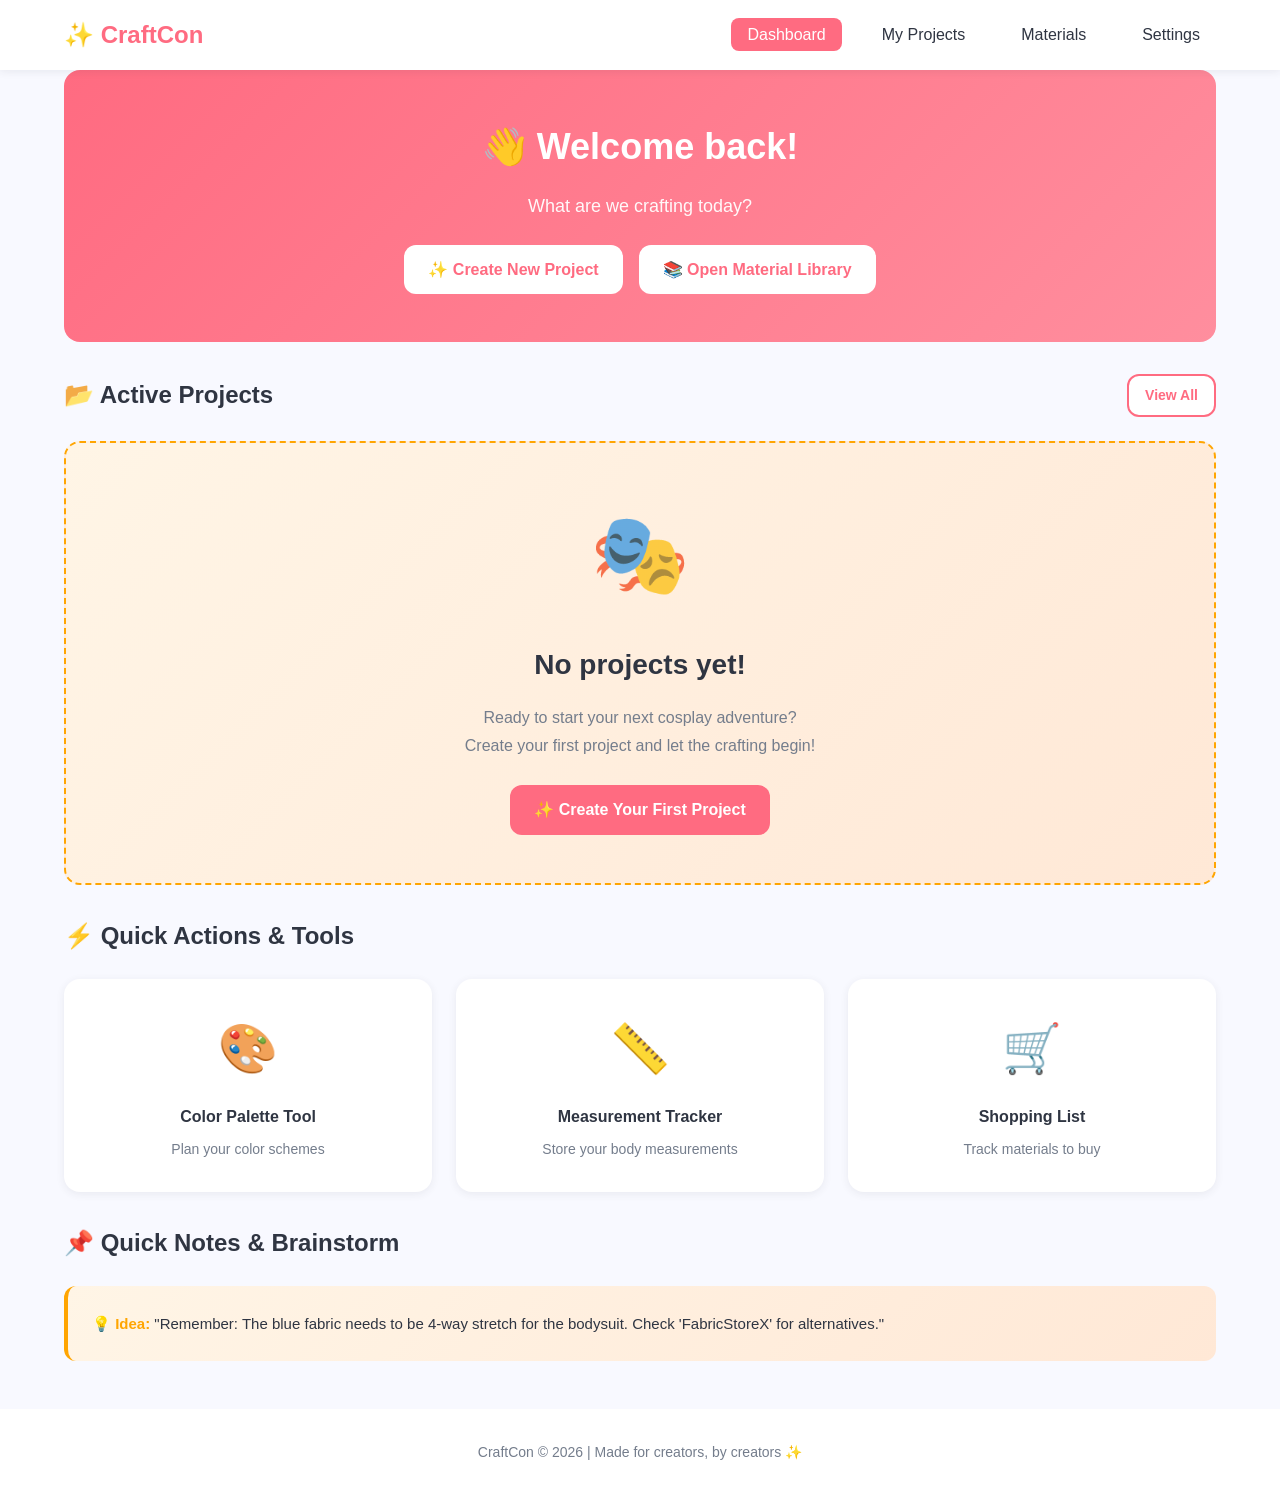
<file: index.html>
<!DOCTYPE html>
<html lang="en">
<head>
    <meta charset="UTF-8">
    <meta http-equiv="refresh" content="0; url=pages/dashboard.html">
    <title>CosplayHub</title>
</head>
<body>
    <p>Redirecting to dashboard...</p>
    <script>window.location.replace('pages/dashboard.html');</script>
</body>
</html>
</file>
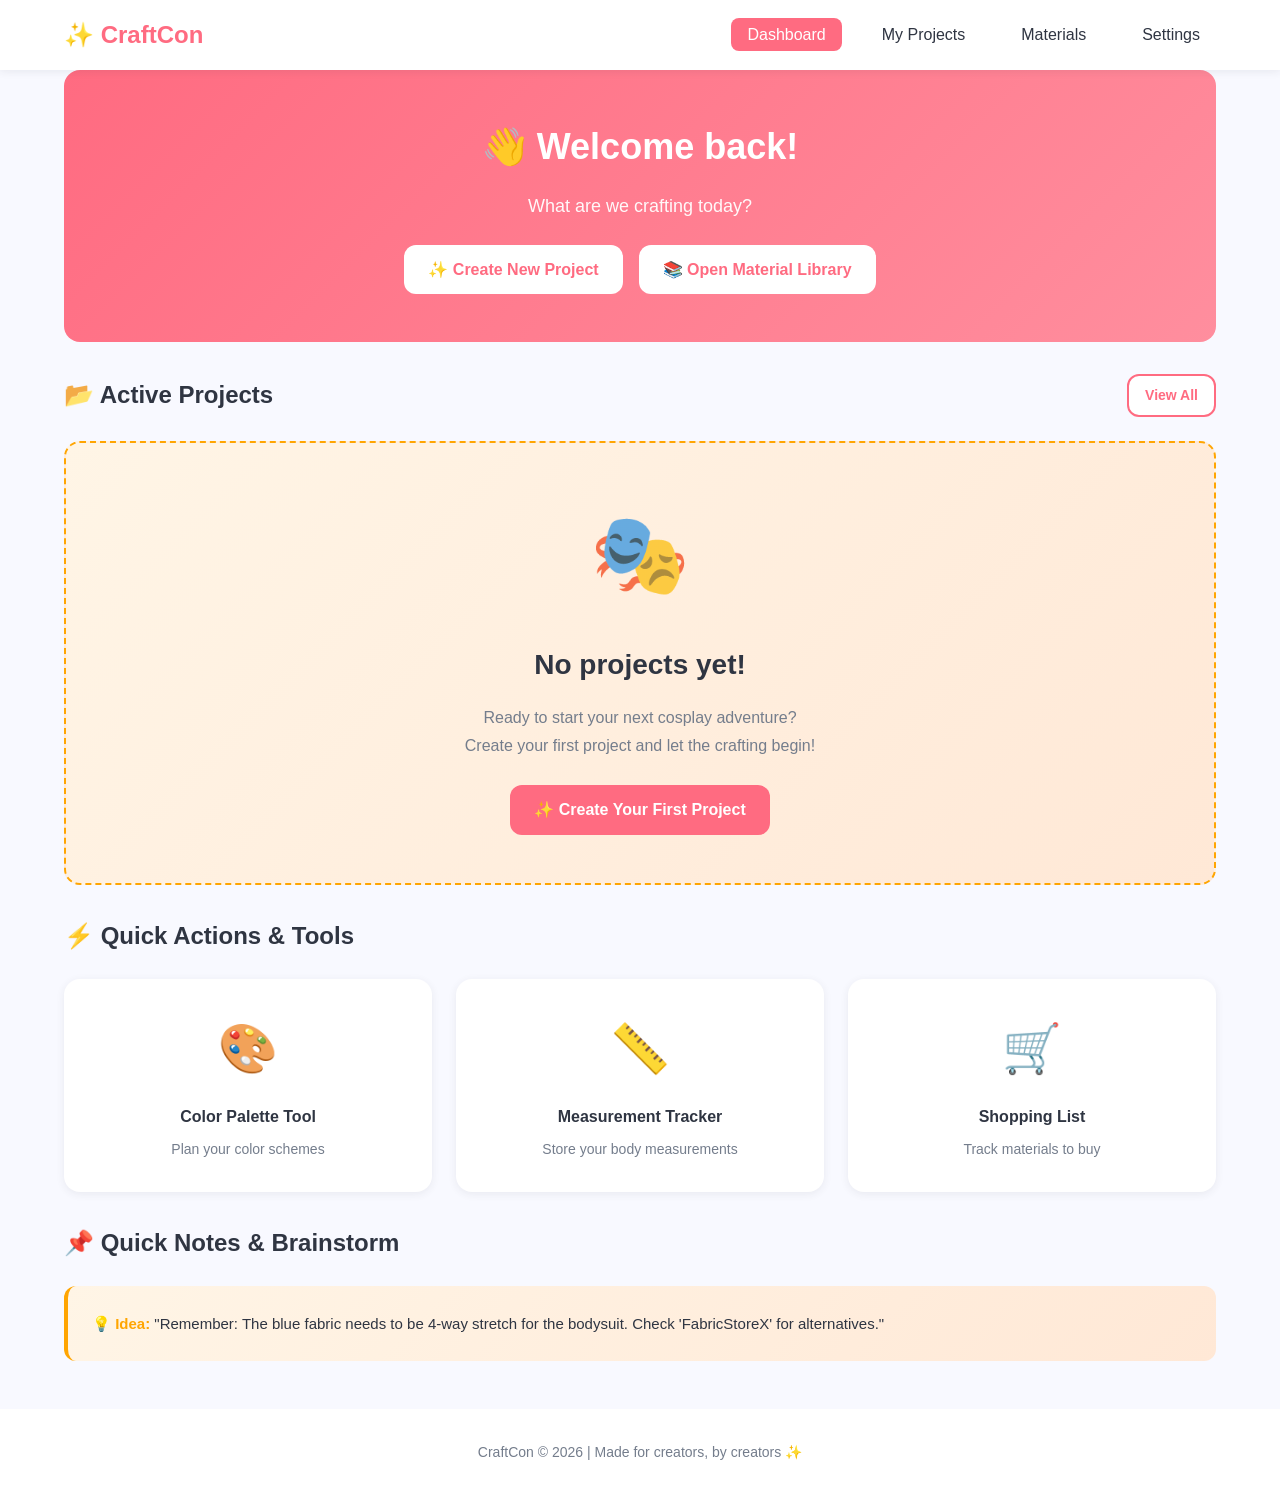
<file: pages/dashboard.html>
<!DOCTYPE html>
<html lang="en">
<head>
    <meta charset="UTF-8">
    <meta name="viewport" content="width=device-width, initial-scale=1.0">
    <title>Dashboard - Cosplay Planner</title>
    <link rel="stylesheet" href="../css/style.css">
    <link rel="stylesheet" href="../css/components.css">
    <link rel="stylesheet" href="../css/dashboard.css">
</head>
<body>
    <nav class="navbar">
        <div class="container">
            <a href="dashboard.html" class="navbar-brand">✨ CraftCon</a>
            <ul class="navbar-menu">
                <li><a href="dashboard.html" class="active">Dashboard</a></li>
                <li><a href="#">My Projects</a></li>
                <li><a href="#">Materials</a></li>
                <li><a href="#">Settings</a></li>

            </ul>
        </div>
    </nav>
    <main class="container">
        <section class="dashboard-hero">
            <h1>👋 Welcome back!</h1>
            <p>What are we crafting today?</p>
            <div class="hero-actions">
                <a href="project-new.html" class="btn">✨ Create New Project</a>
                <a href="#" class="btn">📚 Open Material Library</a>
            </div>
        </section>
        <section class="mb-lg">
            <div class="section-header">
                <h2 class="section-title">📂 Active Projects</h2>
                <a href="#" class="btn btn-secondary btn-small" id="viewAllBtn" hidden>View All</a>
            </div>
            <div id="projectsContainer">
                <div id="emptyState" class="empty-state">
                    <div class="empty-state-icon">🎭</div>
                    <h3 class="empty-state-title">No projects yet!</h3>
                    <p class="empty-state-text">Ready to start your next cosplay adventure?<br>Create your first project and let the crafting begin!</p>
                    <a href="project-new.html" class="btn btn-primary">✨ Create Your First Project</a>
                </div>
                <div id="projectsGrid" class="grid-2" hidden></div>
            </div>
        </section>
        <section class="mb-lg">
            <h2 class="section-title mb-md">⚡ Quick Actions &amp; Tools</h2>
            <div class="grid-3">
                <div class="card quick-action-card">
                    <div class="quick-action-icon">🎨</div>
                    <h3 class="quick-action-title">Color Palette Tool</h3>
                    <p style="color: var(--text-light); font-size: 14px; margin-top: 8px;">Plan your color schemes</p>
                </div>
                <div class="card quick-action-card">
                    <div class="quick-action-icon">📏</div>
                    <h3 class="quick-action-title">Measurement Tracker</h3>
                    <p style="color: var(--text-light); font-size: 14px; margin-top: 8px;">Store your body measurements</p>
                </div>
                <div class="card quick-action-card">
                    <div class="quick-action-icon">🛒</div>
                    <h3 class="quick-action-title">Shopping List</h3>
                    <p style="color: var(--text-light); font-size: 14px; margin-top: 8px;">Track materials to buy</p>
                </div>
            </div>
        </section>
        <section class="mb-lg">
            <h2 class="section-title mb-md">📌 Quick Notes &amp; Brainstorm</h2>
            <div class="notes-box">
                <strong>💡 Idea:</strong> "Remember: The blue fabric needs to be 4-way stretch for the bodysuit. Check 'FabricStoreX' for alternatives."
            </div>
        </section>
    </main>
    <footer class="footer">
        <div class="container"><p>CraftCon © 2026 | Made for creators, by creators ✨</p></div>
    </footer>
    <script src="../js/main.js"></script>
    <script src="../js/dashboard.js"></script>
</body>
</html>
</file>
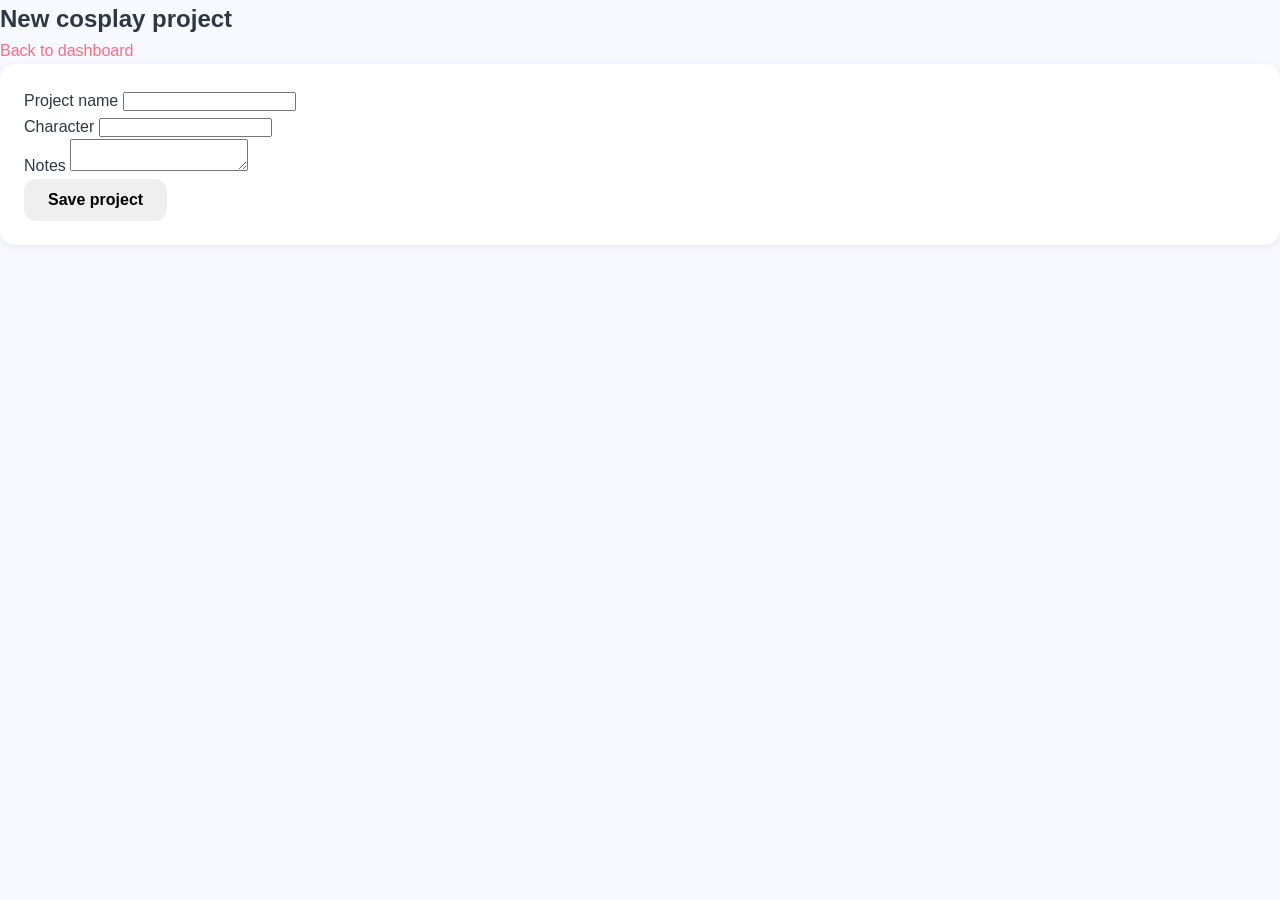
<file: pages/project-new.html>
<!DOCTYPE html>
<html lang="en">
<head>
    <meta charset="UTF-8">
    <meta name="viewport" content="width=device-width, initial-scale=1.0">
    <title>New Project | Cosplay Planner</title>
    <link rel="stylesheet" href="../css/style.css">
    <link rel="stylesheet" href="../css/components.css">
</head>
<body>
    <main class="page-shell">
        <nav class="site-nav">
            <h1>New cosplay project</h1>
            <a href="dashboard.html">Back to dashboard</a>
        </nav>
        <form class="card" id="projectForm">
            <div class="form-field">
                <label for="projectName">Project name</label>
                <input id="projectName" name="name" required maxlength="100">
            </div>
            <div class="form-field">
                <label for="projectCharacter">Character</label>
                <input id="projectCharacter" name="character" maxlength="100">
            </div>
            <div class="form-field">
                <label for="projectNotes">Notes</label>
                <textarea id="projectNotes" name="notes"></textarea>
            </div>
            <button class="btn" type="submit">Save project</button>
        </form>
    </main>
    <script src="../js/main.js"></script>
    <script src="../js/project.js"></script>
</body>
</html>
</file>
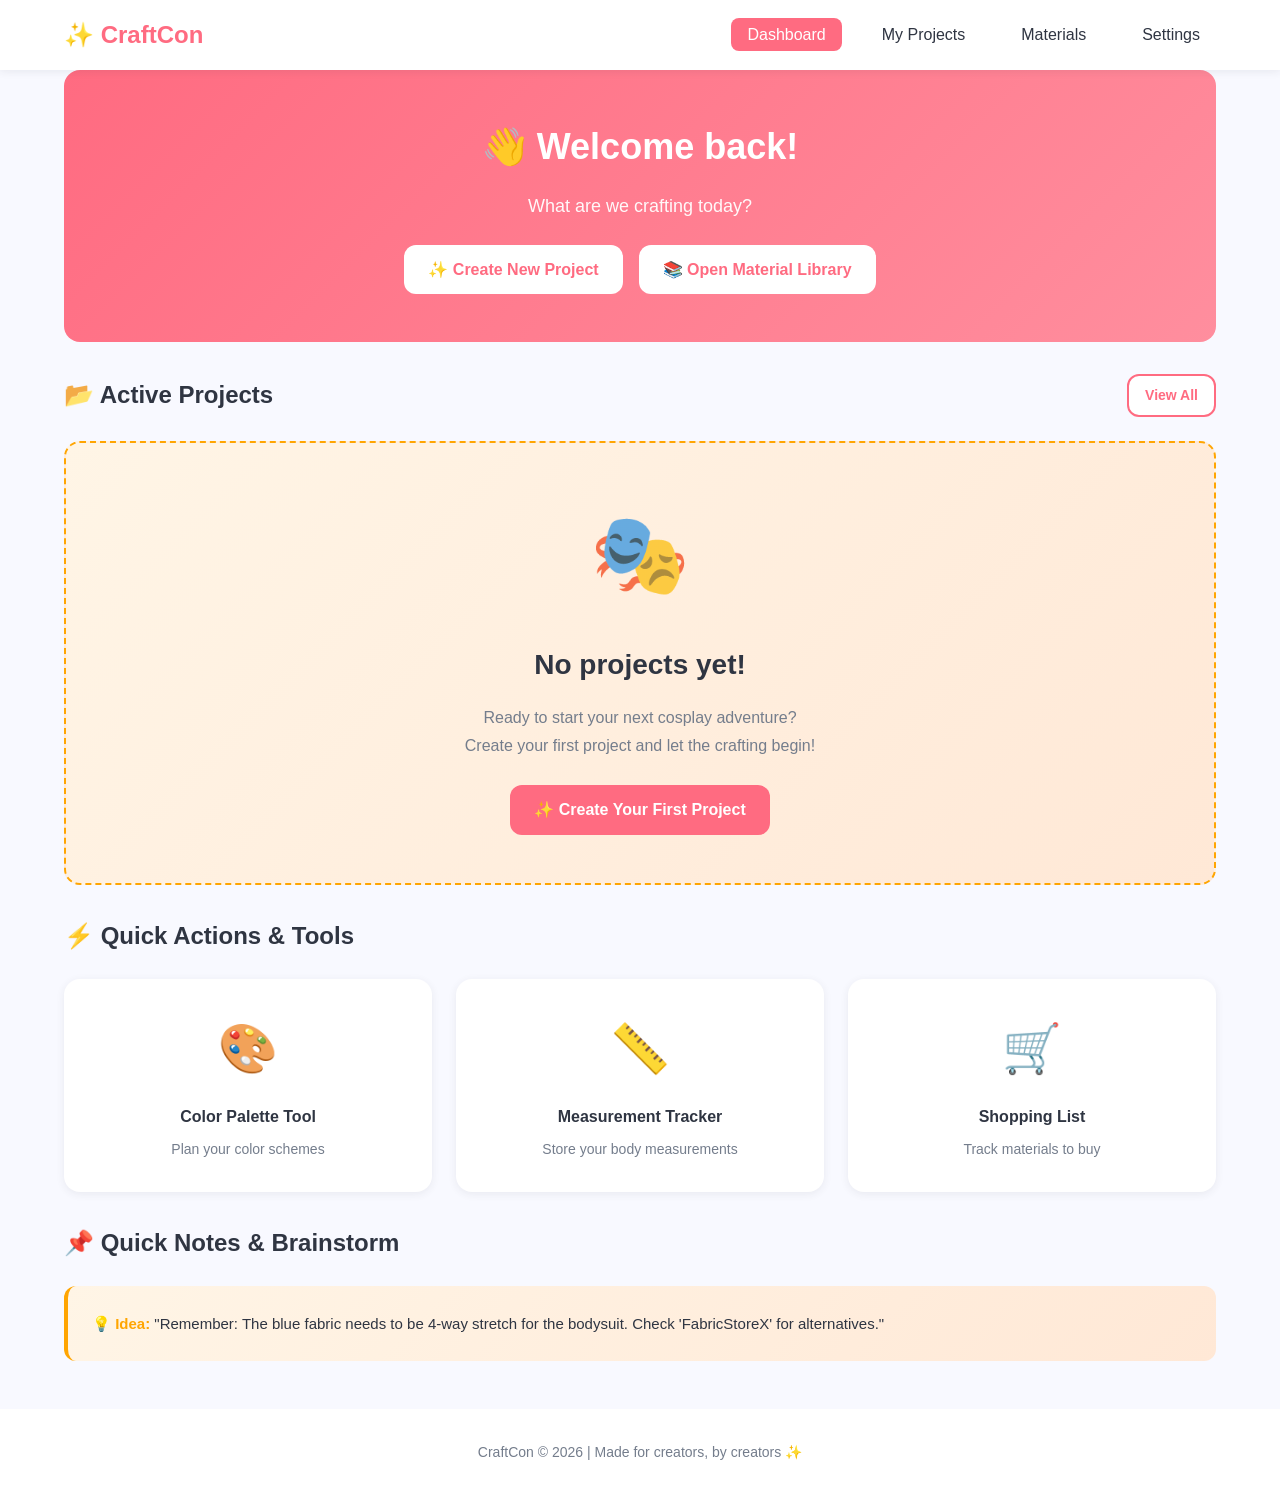
<file: pages/project-view.html>
<!DOCTYPE html>
<html lang="en">
<head>
    <meta charset="UTF-8">
    <meta name="viewport" content="width=device-width, initial-scale=1.0">
    <title>View Project | Cosplay Planner</title>
    <link rel="stylesheet" href="../css/style.css">
    <link rel="stylesheet" href="../css/components.css">
</head>
<body>
    <main class="page-shell">
        <nav class="site-nav">
            <h1>Cosplay project</h1>
            <a href="dashboard.html">Back to dashboard</a>
        </nav>
        <form class="card" id="projectForm" data-project-view="true">
            <div class="form-field">
                <label for="projectName">Project name</label>
                <input id="projectName" name="name" required maxlength="100">
            </div>
            <div class="form-field">
                <label for="projectCharacter">Character</label>
                <input id="projectCharacter" name="character" maxlength="100">
            </div>
            <div class="form-field">
                <label for="projectNotes">Notes</label>
                <textarea id="projectNotes" name="notes"></textarea>
            </div>
            <button class="btn" type="submit">Save changes</button>
            <button class="btn btn-danger" id="deleteProject" type="button" hidden>Delete project</button>
        </form>
    </main>
    <script src="../js/main.js"></script>
    <script src="../js/project.js"></script>
</body>
</html>
</file>
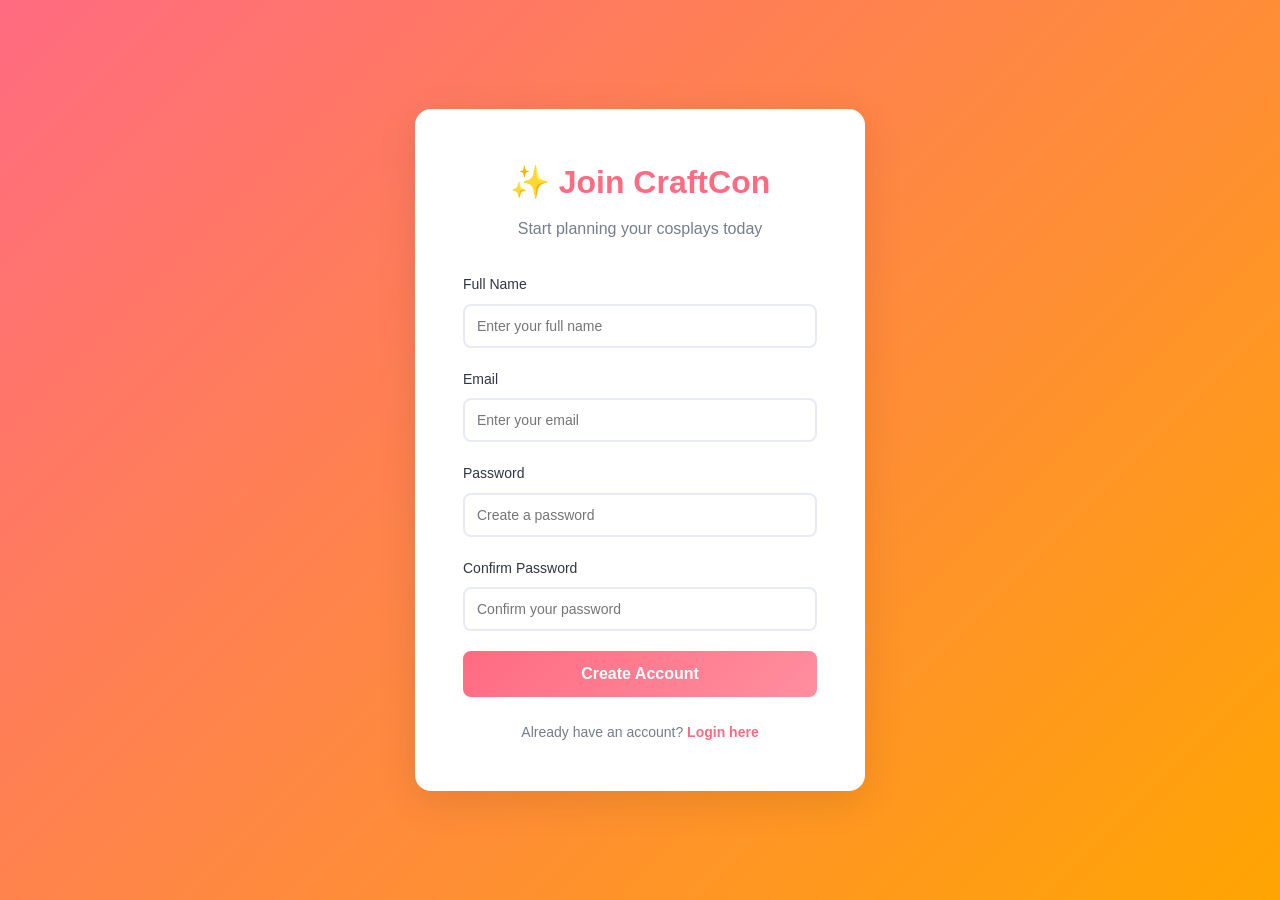
<file: pages/register.html>
<!DOCTYPE html>
<html lang="en">
<head>
    <meta charset="UTF-8">
    <meta name="viewport" content="width=device-width, initial-scale=1.0">
    <title>Register - Cosplay Planner</title>
    <link rel="stylesheet" href="../css/style.css">
    <style>
        /* Simple register page styles */
        body {
            display: flex;
            justify-content: center;
            align-items: center;
            min-height: 100vh;
            background: linear-gradient(135deg, #FF6B81 0%, #FFA502 100%);
            padding: 20px;
        }
        
        .register-container {
            background: white;
            padding: 48px;
            border-radius: 16px;
            box-shadow: 0 10px 40px rgba(0, 0, 0, 0.1);
            width: 100%;
            max-width: 450px;
        }
        
        .register-header {
            text-align: center;
            margin-bottom: 32px;
        }
        
        .register-header h1 {
            font-size: 32px;
            color: #FF6B81;
            margin-bottom: 8px;
        }
        
        .register-header p {
            color: #747D8C;
            font-size: 16px;
        }
        
        .form-group {
            margin-bottom: 20px;
        }
        
        .form-group label {
            display: block;
            margin-bottom: 8px;
            color: #2F3542;
            font-weight: 500;
            font-size: 14px;
        }
        
        .form-group input {
            width: 100%;
            padding: 12px;
            border: 2px solid #E8EAF6;
            border-radius: 8px;
            font-size: 14px;
            transition: border-color 0.2s;
        }
        
        .form-group input:focus {
            outline: none;
            border-color: #FF6B81;
        }
        
        .btn-register {
            width: 100%;
            padding: 14px;
            background: linear-gradient(135deg, #FF6B81 0%, #FF8E9E 100%);
            color: white;
            border: none;
            border-radius: 8px;
            font-size: 16px;
            font-weight: 600;
            cursor: pointer;
            transition: transform 0.2s, box-shadow 0.2s;
        }
        
        .btn-register:hover {
            transform: translateY(-2px);
            box-shadow: 0 5px 20px rgba(255, 107, 129, 0.4);
        }
        
        .register-footer {
            text-align: center;
            margin-top: 24px;
            color: #747D8C;
            font-size: 14px;
        }
        
        .register-footer a {
            color: #FF6B81;
            font-weight: 600;
        }
        
        .message {
            margin-top: 16px;
            padding: 12px;
            border-radius: 8px;
            text-align: center;
            font-size: 14px;
            display: none;
        }
        
        .message.success {
            background-color: #d4edda;
            color: #155724;
            display: block;
        }
        
        .message.error {
            background-color: #f8d7da;
            color: #155724;
            display: block;
        }
    </style>
</head>
<body>
    <div class="register-container">
        <div class="register-header">
            <h1>✨ Join CraftCon</h1>
            <p>Start planning your cosplays today</p>
        </div>
        
        <form id="registerForm">
            <div class="form-group">
                <label for="registerName">Full Name</label>
                <input type="text" id="registerName" required placeholder="Enter your full name">
            </div>
            <div class="form-group">
                <label for="registerEmail">Email</label>
                <input type="email" id="registerEmail" required placeholder="Enter your email">
            </div>
            <div class="form-group">
                <label for="registerPassword">Password</label>
                <input type="password" id="registerPassword" required placeholder="Create a password" minlength="6">
            </div>
            <div class="form-group">
                <label for="confirmPassword">Confirm Password</label>
                <input type="password" id="confirmPassword" required placeholder="Confirm your password">
            </div>
            <button type="submit" class="btn-register">Create Account</button>
        </form>
        
        <div id="registerMessage" class="message"></div>
        
        <div class="register-footer">
            Already have an account? <a href="../index.html">Login here</a>
        </div>
    </div>
    
    <script src="../js/auth.js"></script>
</body>
</html>
</file>
<file: css/style.css>
/* ============================================
   GLOBAL STYLES & CSS VARIABLES
   ============================================ */

:root {
    /* Pastel Pop Color Palette */
    --bg-lavender: #F8F9FF;
    --primary-coral: #FF6B81;
    --primary-coral-hover: #FF5252;
    --accent-mint: #2ED573;
    --accent-yellow: #FFA502;
    --text-navy: #2F3542;
    --text-light: #747D8C;
    --white: #FFFFFF;
    --border-light: #E8EAF6;
    
    /* Shadows */
    --shadow-sm: 0 2px 8px rgba(47, 53, 66, 0.08);
    --shadow-md: 0 4px 16px rgba(47, 53, 66, 0.12);
    --shadow-lg: 0 8px 24px rgba(47, 53, 66, 0.16);
    
    /* Border Radius */
    --radius-sm: 8px;
    --radius-md: 12px;
    --radius-lg: 16px;
    
    /* Spacing */
    --spacing-xs: 8px;
    --spacing-sm: 16px;
    --spacing-md: 24px;
    --spacing-lg: 32px;
    --spacing-xl: 48px;
}

* {
    margin: 0;
    padding: 0;
    box-sizing: border-box;
}

body {
    font-family: 'Segoe UI', -apple-system, BlinkMacSystemFont, 'Roboto', 'Oxygen', 'Ubuntu', sans-serif;
    background-color: var(--bg-lavender);
    color: var(--text-navy);
    line-height: 1.6;
    min-height: 100vh;
}

a {
    color: var(--primary-coral);
    text-decoration: none;
    transition: color 0.2s ease;
}

a:hover {
    color: var(--primary-coral-hover);
}

img {
    max-width: 100%;
    height: auto;
    display: block;
}

/* Utility Classes */
.container {
    max-width: 1200px;
    margin: 0 auto;
    padding: 0 var(--spacing-md);
}

.text-center {
    text-align: center;
}

.mt-sm { margin-top: var(--spacing-sm); }
.mt-md { margin-top: var(--spacing-md); }
.mt-lg { margin-top: var(--spacing-lg); }

.mb-sm { margin-bottom: var(--spacing-sm); }
.mb-md { margin-bottom: var(--spacing-md); }
.mb-lg { margin-bottom: var(--spacing-lg); }
</file>
<file: css/components.css>
/* ============================================
   REUSABLE COMPONENTS
   ============================================ */

/* Navigation Bar */
.navbar {
    background-color: var(--white);
    box-shadow: var(--shadow-sm);
    padding: var(--spacing-sm) 0;
    position: sticky;
    top: 0;
    z-index: 100;
}

.navbar .container {
    display: flex;
    justify-content: space-between;
    align-items: center;
}

.navbar-brand {
    font-size: 24px;
    font-weight: 700;
    color: var(--primary-coral);
    display: flex;
    align-items: center;
    gap: var(--spacing-xs);
}

.navbar-menu {
    display: flex;
    gap: var(--spacing-md);
    list-style: none;
    align-items: center;
}

.navbar-menu a {
    color: var(--text-navy);
    font-weight: 500;
    padding: var(--spacing-xs) var(--spacing-sm);
    border-radius: var(--radius-sm);
    transition: all 0.2s ease;
}

.navbar-menu a:hover {
    background-color: var(--bg-lavender);
    color: var(--primary-coral);
}

.navbar-menu a.active {
    background-color: var(--primary-coral);
    color: var(--white);
}

/* Buttons */
.btn {
    display: inline-flex;
    align-items: center;
    justify-content: center;
    gap: var(--spacing-xs);
    padding: 12px 24px;
    border: none;
    border-radius: var(--radius-md);
    font-size: 16px;
    font-weight: 600;
    cursor: pointer;
    transition: all 0.2s ease;
    text-decoration: none;
}

.btn-primary {
    background-color: var(--primary-coral);
    color: var(--white);
}

.btn-primary:hover {
    background-color: var(--primary-coral-hover);
    transform: translateY(-2px);
    box-shadow: var(--shadow-md);
}

.btn-secondary {
    background-color: var(--white);
    color: var(--primary-coral);
    border: 2px solid var(--primary-coral);
}

.btn-secondary:hover {
    background-color: var(--primary-coral);
    color: var(--white);
}

.btn-small {
    padding: 8px 16px;
    font-size: 14px;
}

/* Cards */
.card {
    background-color: var(--white);
    border-radius: var(--radius-lg);
    padding: var(--spacing-md);
    box-shadow: var(--shadow-sm);
    transition: all 0.3s ease;
}

.card:hover {
    box-shadow: var(--shadow-md);
    transform: translateY(-4px);
}

.card-header {
    display: flex;
    justify-content: space-between;
    align-items: center;
    margin-bottom: var(--spacing-sm);
}

.card-title {
    font-size: 20px;
    font-weight: 700;
    color: var(--text-navy);
}

.card-subtitle {
    font-size: 14px;
    color: var(--text-light);
    margin-top: 4px;
}

/* Progress Bar */
.progress-bar {
    width: 100%;
    height: 8px;
    background-color: var(--border-light);
    border-radius: var(--radius-sm);
    overflow: hidden;
    margin: var(--spacing-sm) 0;
}

.progress-fill {
    height: 100%;
    background: linear-gradient(90deg, var(--accent-mint) 0%, var(--primary-coral) 100%);
    border-radius: var(--radius-sm);
    transition: width 0.3s ease;
}

/* Tags/Badges */
.badge {
    display: inline-flex;
    align-items: center;
    gap: 4px;
    padding: 4px 12px;
    border-radius: 20px;
    font-size: 12px;
    font-weight: 600;
}

.badge-success {
    background-color: var(--accent-mint);
    color: var(--white);
}

.badge-warning {
    background-color: var(--accent-yellow);
    color: var(--white);
}

.badge-info {
    background-color: #4ECDC4;
    color: var(--white);
}

/* Section Headers */
.section-header {
    display: flex;
    justify-content: space-between;
    align-items: center;
    margin-bottom: var(--spacing-md);
}

.section-title {
    font-size: 24px;
    font-weight: 700;
    color: var(--text-navy);
    display: flex;
    align-items: center;
    gap: var(--spacing-xs);
}

/* Grid Layouts */
.grid-2 {
    display: grid;
    grid-template-columns: repeat(auto-fit, minmax(300px, 1fr));
    gap: var(--spacing-md);
}

.grid-3 {
    display: grid;
    grid-template-columns: repeat(auto-fit, minmax(250px, 1fr));
    gap: var(--spacing-md);
}

.grid-4 {
    display: grid;
    grid-template-columns: repeat(auto-fit, minmax(200px, 1fr));
    gap: var(--spacing-md);
}

/* Footer */
.footer {
    background-color: var(--white);
    padding: var(--spacing-lg) 0;
    margin-top: var(--spacing-xl);
    text-align: center;
    color: var(--text-light);
    font-size: 14px;
}
</file>
<file: css/dashboard.css>
/* ============================================
   DASHBOARD SPECIFIC STYLES
   ============================================ */

/* Hero/Welcome Section */
.dashboard-hero {
    background: linear-gradient(135deg, var(--primary-coral) 0%, #FF8E9E 100%);
    color: var(--white);
    padding: var(--spacing-xl) 0;
    margin-bottom: var(--spacing-lg);
    border-radius: var(--radius-lg);
    text-align: center;
}

.dashboard-hero h1 {
    font-size: 36px;
    margin-bottom: var(--spacing-sm);
}

.dashboard-hero p {
    font-size: 18px;
    margin-bottom: var(--spacing-md);
    opacity: 0.95;
}

.hero-actions {
    display: flex;
    gap: var(--spacing-sm);
    justify-content: center;
    flex-wrap: wrap;
}

.hero-actions .btn {
    background-color: var(--white);
    color: var(--primary-coral);
}

.hero-actions .btn:hover {
    background-color: var(--bg-lavender);
    transform: translateY(-2px);
}

/* Project Cards */
.project-card {
    position: relative;
    overflow: hidden;
}

.project-image {
    width: 100%;
    height: 180px;
    background: linear-gradient(135deg, #667eea 0%, #764ba2 100%);
    border-radius: var(--radius-md);
    margin-bottom: var(--spacing-sm);
    display: flex;
    align-items: center;
    justify-content: center;
    color: var(--white);
    font-size: 48px;
}

.project-meta {
    display: flex;
    justify-content: space-between;
    align-items: center;
    margin: var(--spacing-sm) 0;
    font-size: 14px;
    color: var(--text-light);
}

.project-meta-item {
    display: flex;
    align-items: center;
    gap: 4px;
}

.project-actions {
    margin-top: var(--spacing-sm);
}

/* Empty State */
.empty-state {
    text-align: center;
    padding: var(--spacing-xl) var(--spacing-md);
    background: linear-gradient(135deg, #FFF5E6 0%, #FFE8D6 100%);
    border-radius: var(--radius-lg);
    border: 2px dashed var(--accent-yellow);
}

.empty-state-icon {
    font-size: 80px;
    margin-bottom: var(--spacing-md);
    opacity: 0.8;
}

.empty-state-title {
    font-size: 28px;
    color: var(--text-navy);
    margin-bottom: var(--spacing-sm);
}

.empty-state-text {
    font-size: 16px;
    color: var(--text-light);
    margin-bottom: var(--spacing-md);
    line-height: 1.8;
}

/* Quick Actions Grid */
.quick-action-card {
    text-align: center;
    padding: var(--spacing-lg) var(--spacing-md);
    cursor: pointer;
}

.quick-action-icon {
    font-size: 48px;
    margin-bottom: var(--spacing-sm);
}

.quick-action-title {
    font-size: 16px;
    font-weight: 600;
    color: var(--text-navy);
}

/* Notes Section */
.notes-box {
    background: linear-gradient(135deg, #FFF5E6 0%, #FFE8D6 100%);
    border-left: 4px solid var(--accent-yellow);
    padding: var(--spacing-md);
    border-radius: var(--radius-md);
    font-size: 15px;
    line-height: 1.8;
}

.notes-box strong {
    color: var(--accent-yellow);
}

/* Responsive Adjustments */
@media (max-width: 768px) {
    .dashboard-hero h1 {
        font-size: 28px;
    }
    
    .dashboard-hero p {
        font-size: 16px;
    }
    
    .grid-2, .grid-3, .grid-4 {
        grid-template-columns: 1fr;
    }
    
    .navbar-menu {
        gap: var(--spacing-sm);
    }
    
    .navbar-menu a {
        padding: var(--spacing-xs);
        font-size: 14px;
    }
    
    .empty-state-icon {
        font-size: 60px;
    }
    
    .empty-state-title {
        font-size: 24px;
    }
}
</file>
